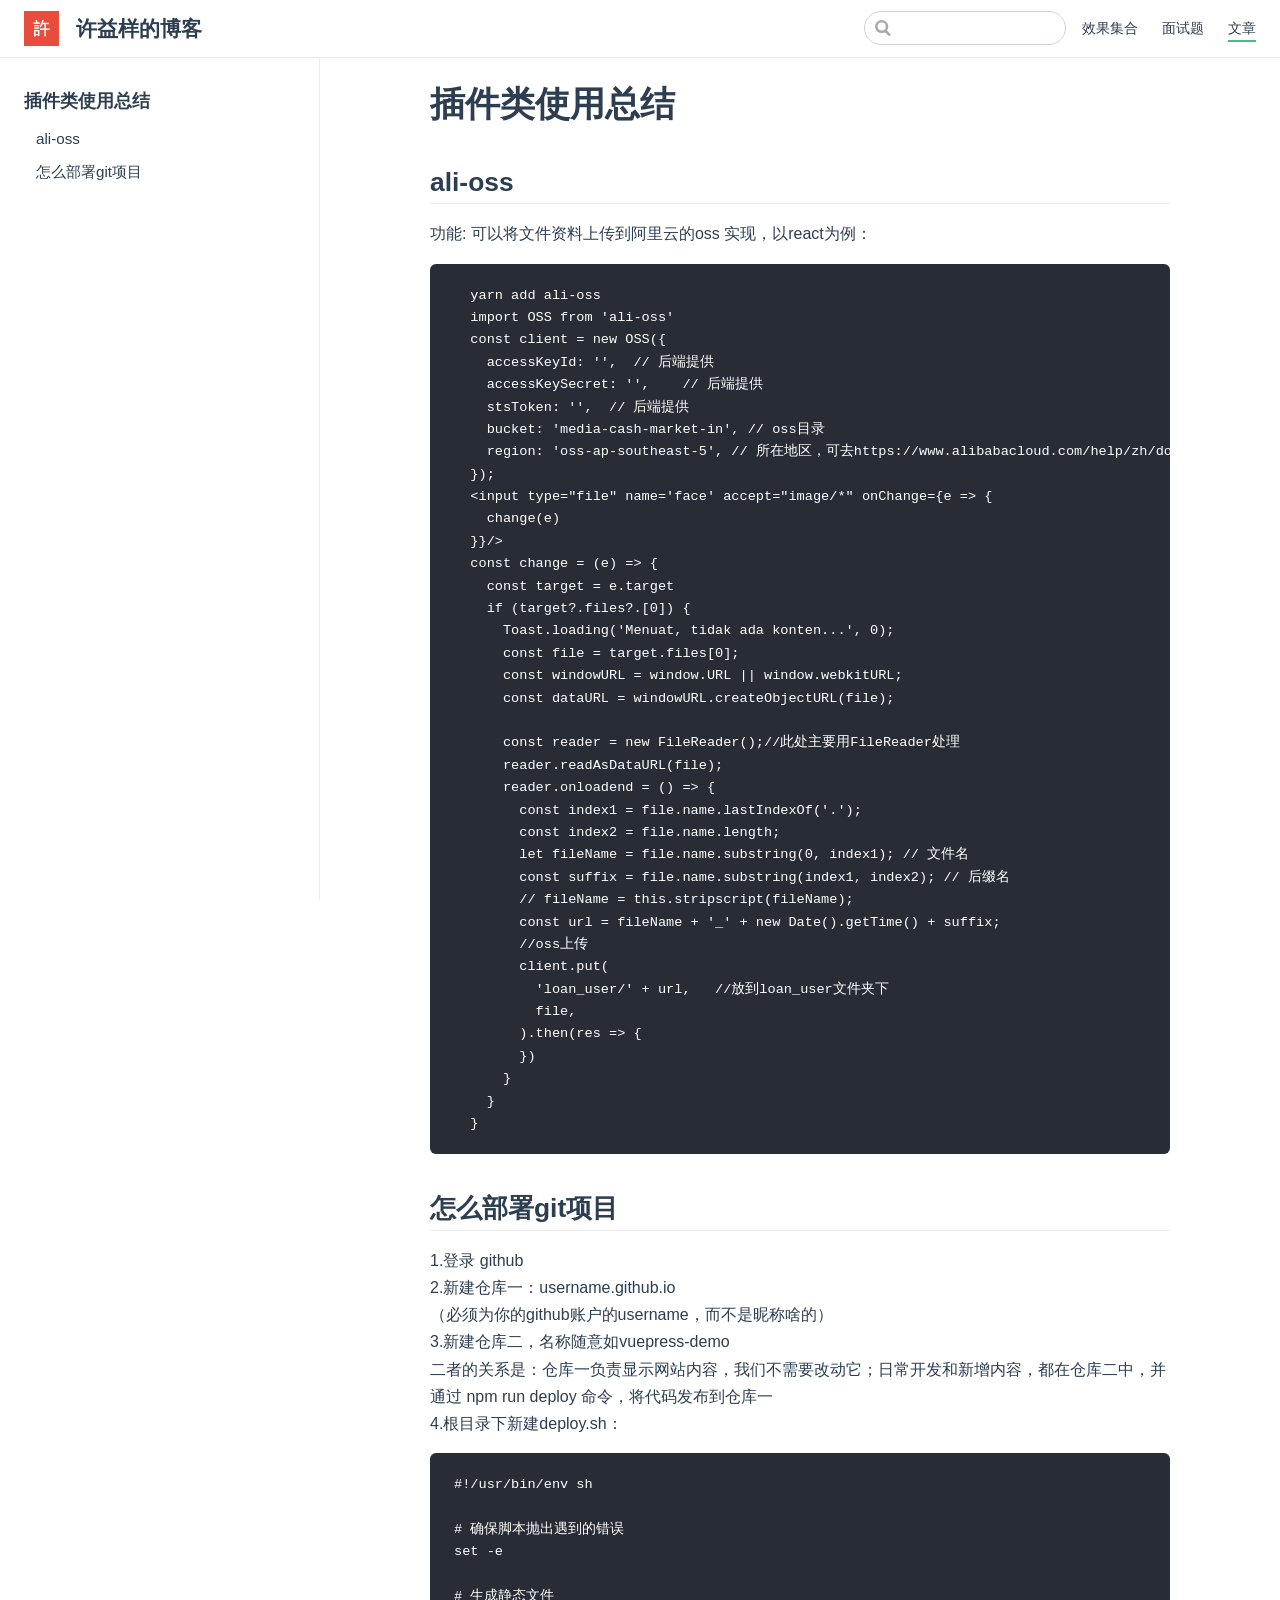
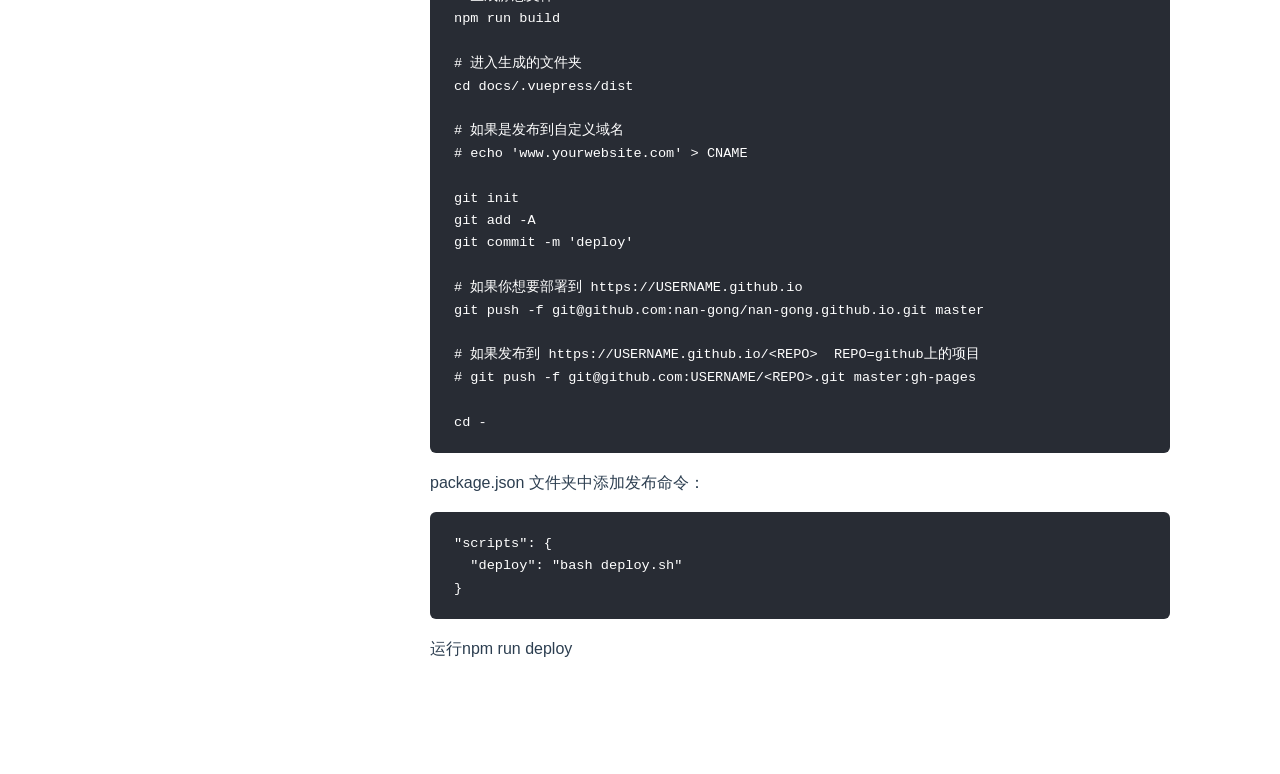
<file: article/index.html>
<!DOCTYPE html>
<html lang="en-US">
  <head>
    <meta charset="utf-8">
    <meta name="viewport" content="width=device-width,initial-scale=1">
    <title>插件类使用总结 | 许益样的博客</title>
    <meta name="generator" content="VuePress 1.9.7">
    <link rel="icon" href="/avatar.png">
    <meta name="description" content="">
    
    <link rel="preload" href="/assets/css/0.styles.7b36eabc.css" as="style"><link rel="preload" href="/assets/js/app.a5311784.js" as="script"><link rel="preload" href="/assets/js/2.eeb24f79.js" as="script"><link rel="preload" href="/assets/js/9.31398815.js" as="script"><link rel="prefetch" href="/assets/js/10.84a9d02b.js"><link rel="prefetch" href="/assets/js/3.2df4945c.js"><link rel="prefetch" href="/assets/js/4.c0902792.js"><link rel="prefetch" href="/assets/js/5.76768e5c.js"><link rel="prefetch" href="/assets/js/6.eb5c28ea.js"><link rel="prefetch" href="/assets/js/7.be2e5691.js"><link rel="prefetch" href="/assets/js/8.b96d1d35.js">
    <link rel="stylesheet" href="/assets/css/0.styles.7b36eabc.css">
  </head>
  <body>
    <div id="app" data-server-rendered="true"><div class="theme-container"><header class="navbar"><div class="sidebar-button"><svg xmlns="http://www.w3.org/2000/svg" aria-hidden="true" role="img" viewBox="0 0 448 512" class="icon"><path fill="currentColor" d="M436 124H12c-6.627 0-12-5.373-12-12V80c0-6.627 5.373-12 12-12h424c6.627 0 12 5.373 12 12v32c0 6.627-5.373 12-12 12zm0 160H12c-6.627 0-12-5.373-12-12v-32c0-6.627 5.373-12 12-12h424c6.627 0 12 5.373 12 12v32c0 6.627-5.373 12-12 12zm0 160H12c-6.627 0-12-5.373-12-12v-32c0-6.627 5.373-12 12-12h424c6.627 0 12 5.373 12 12v32c0 6.627-5.373 12-12 12z"></path></svg></div> <a href="/" class="home-link router-link-active"><img src="/avatar.png" alt="许益样的博客" class="logo"> <span class="site-name can-hide">许益样的博客</span></a> <div class="links"><div class="search-box"><input aria-label="Search" autocomplete="off" spellcheck="false" value=""> <!----></div> <nav class="nav-links can-hide"><div class="nav-item"><a href="/" class="nav-link">
  效果集合
</a></div><div class="nav-item"><a href="/web-interview/" class="nav-link">
  面试题
</a></div><div class="nav-item"><a href="/article/" aria-current="page" class="nav-link router-link-exact-active router-link-active">
  文章
</a></div> <!----></nav></div></header> <div class="sidebar-mask"></div> <aside class="sidebar"><nav class="nav-links"><div class="nav-item"><a href="/" class="nav-link">
  效果集合
</a></div><div class="nav-item"><a href="/web-interview/" class="nav-link">
  面试题
</a></div><div class="nav-item"><a href="/article/" aria-current="page" class="nav-link router-link-exact-active router-link-active">
  文章
</a></div> <!----></nav>  <ul class="sidebar-links"><li><section class="sidebar-group depth-0"><p class="sidebar-heading open"><span>插件类使用总结</span> <!----></p> <ul class="sidebar-links sidebar-group-items"><li><a href="/article/#ali-oss" class="sidebar-link">ali-oss</a><ul class="sidebar-sub-headers"></ul></li><li><a href="/article/#怎么部署git项目" class="sidebar-link">怎么部署git项目</a><ul class="sidebar-sub-headers"></ul></li></ul></section></li></ul> </aside> <main class="page"> <div class="theme-default-content content__default"><h1 id="插件类使用总结"><a href="#插件类使用总结" class="header-anchor">#</a> 插件类使用总结</h1> <h2 id="ali-oss"><a href="#ali-oss" class="header-anchor">#</a> ali-oss</h2> <p>功能: 可以将文件资料上传到阿里云的oss
实现，以react为例：</p> <div class="language- extra-class"><pre class="language-text"><code>  yarn add ali-oss
  import OSS from 'ali-oss'
  const client = new OSS({   
    accessKeyId: '',  // 后端提供
    accessKeySecret: '',    // 后端提供 
    stsToken: '',  // 后端提供
    bucket: 'media-cash-market-in', // oss目录
    region: 'oss-ap-southeast-5', // 所在地区，可去https://www.alibabacloud.com/help/zh/doc-detail/31837.html查询
  });
  &lt;input type=&quot;file&quot; name='face' accept=&quot;image/*&quot; onChange={e =&gt; {
    change(e)
  }}/&gt;
  const change = (e) =&gt; {
    const target = e.target
    if (target?.files?.[0]) {
      Toast.loading('Menuat, tidak ada konten...', 0);
      const file = target.files[0];
      const windowURL = window.URL || window.webkitURL;
      const dataURL = windowURL.createObjectURL(file);
      
      const reader = new FileReader();//此处主要用FileReader处理         
      reader.readAsDataURL(file);               
      reader.onloadend = () =&gt; {  
        const index1 = file.name.lastIndexOf('.');
        const index2 = file.name.length;
        let fileName = file.name.substring(0, index1); // 文件名
        const suffix = file.name.substring(index1, index2); // 后缀名
        // fileName = this.stripscript(fileName);
        const url = fileName + '_' + new Date().getTime() + suffix; 
        //oss上传
        client.put(
          'loan_user/' + url,   //放到loan_user文件夹下                  
          file,
        ).then(res =&gt; {
        })
      }
    }
  }
</code></pre></div><h2 id="怎么部署git项目"><a href="#怎么部署git项目" class="header-anchor">#</a> 怎么部署git项目</h2> <p>1.登录 github<br>
2.新建仓库一：username.github.io<br>
（必须为你的github账户的username，而不是昵称啥的）<br>
3.新建仓库二，名称随意如vuepress-demo<br>
二者的关系是：仓库一负责显示网站内容，我们不需要改动它；日常开发和新增内容，都在仓库二中，并通过 npm run deploy 命令，将代码发布到仓库一<br>
4.根目录下新建deploy.sh：</p> <div class="language- extra-class"><pre class="language-text"><code>#!/usr/bin/env sh

# 确保脚本抛出遇到的错误
set -e

# 生成静态文件
npm run build

# 进入生成的文件夹
cd docs/.vuepress/dist

# 如果是发布到自定义域名
# echo 'www.yourwebsite.com' &gt; CNAME

git init
git add -A
git commit -m 'deploy'

# 如果你想要部署到 https://USERNAME.github.io
git push -f git@github.com:nan-gong/nan-gong.github.io.git master

# 如果发布到 https://USERNAME.github.io/&lt;REPO&gt;  REPO=github上的项目
# git push -f git@github.com:USERNAME/&lt;REPO&gt;.git master:gh-pages

cd -
</code></pre></div><p>package.json 文件夹中添加发布命令：</p> <div class="language- extra-class"><pre class="language-text"><code>&quot;scripts&quot;: {
  &quot;deploy&quot;: &quot;bash deploy.sh&quot;
}
</code></pre></div><p>运行npm run deploy</p></div> <footer class="page-edit"><!----> <!----></footer> <!----> </main></div><div class="global-ui"></div></div>
    <script src="/assets/js/app.a5311784.js" defer></script><script src="/assets/js/2.eeb24f79.js" defer></script><script src="/assets/js/9.31398815.js" defer></script>
  </body>
</html>
</file>
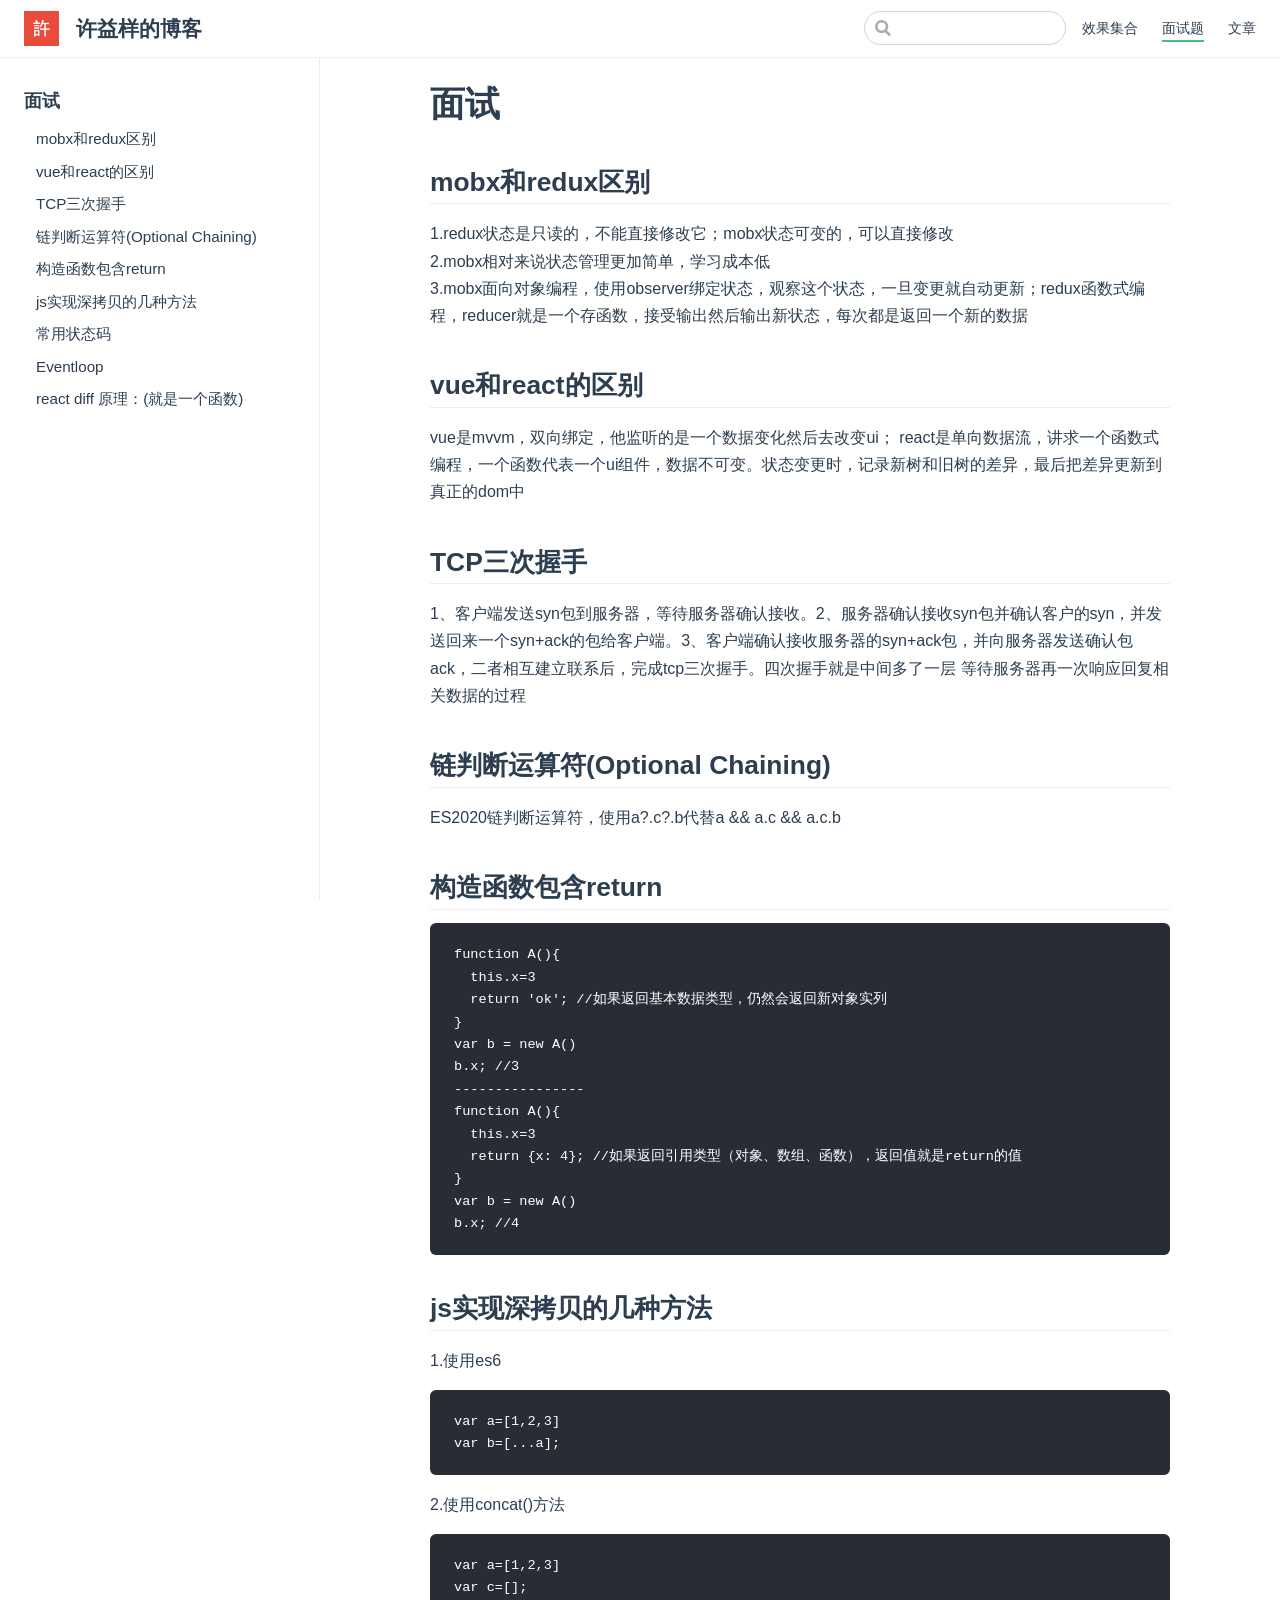
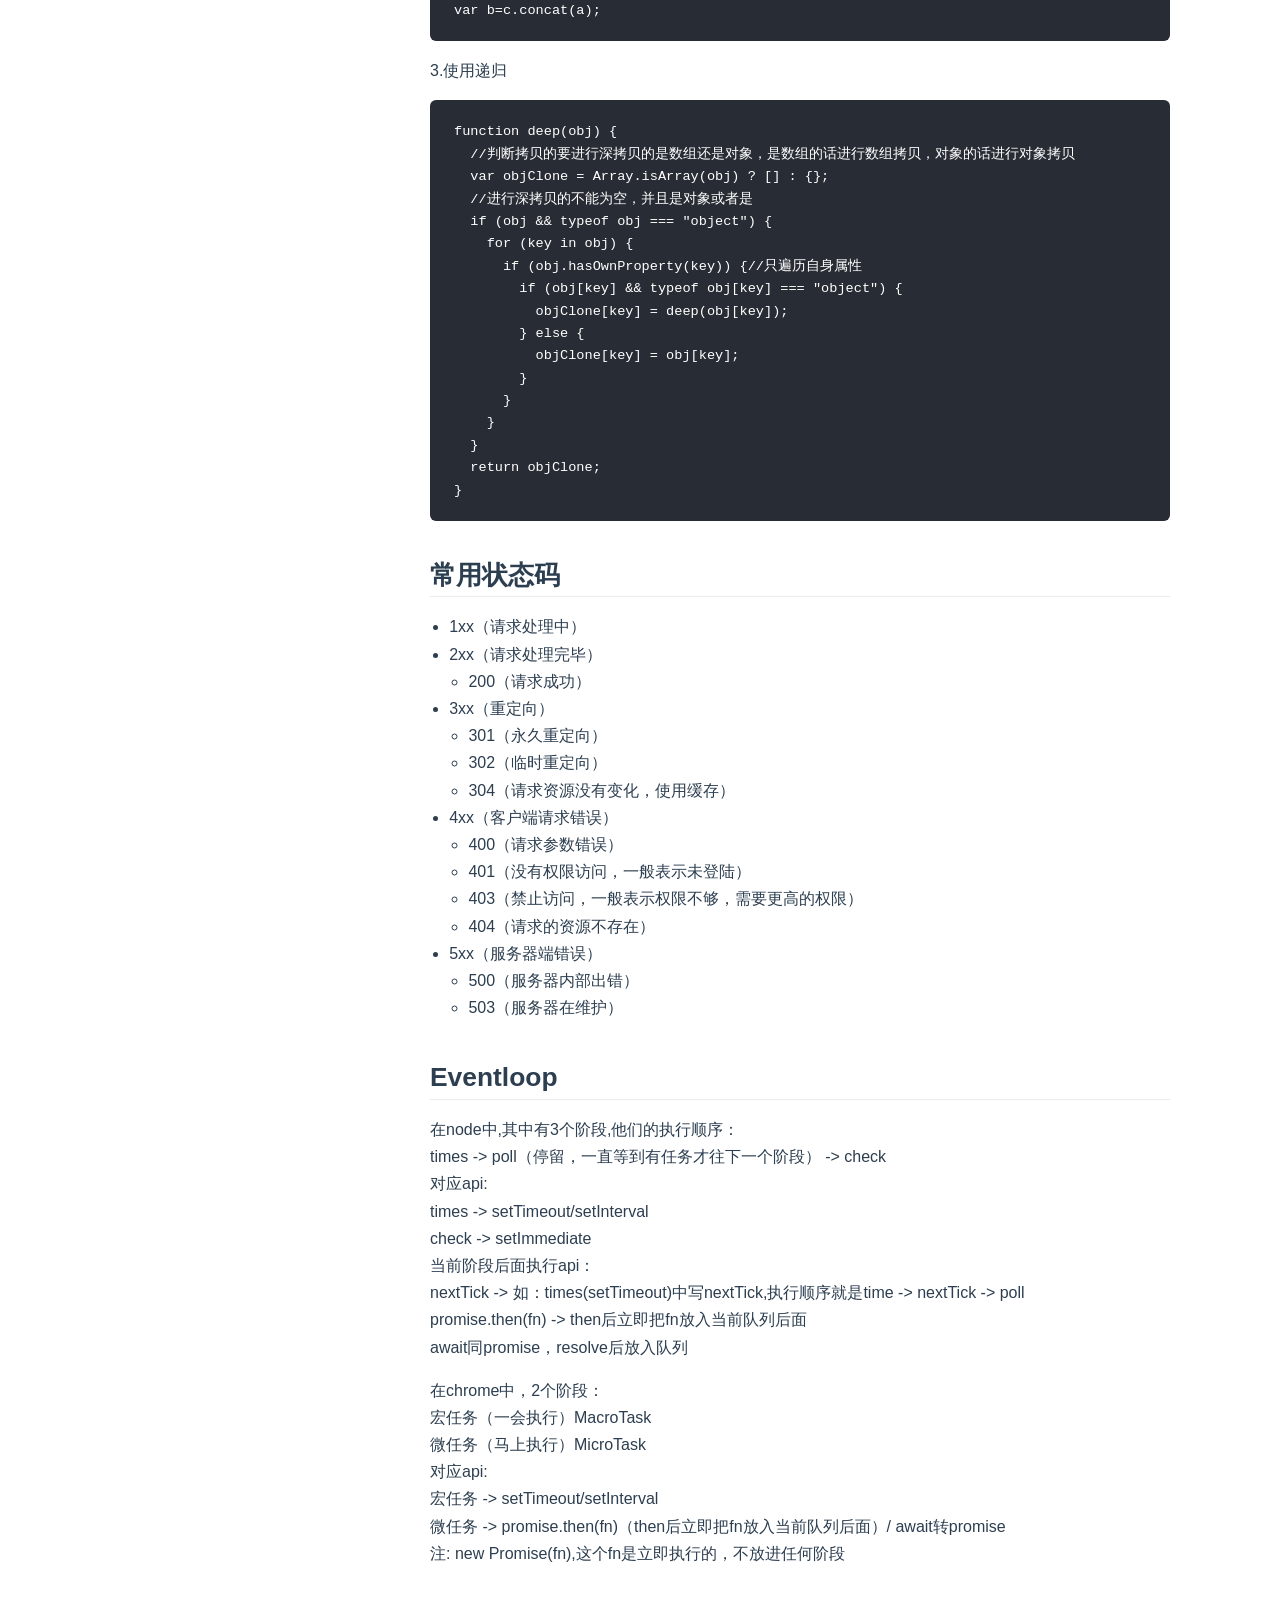
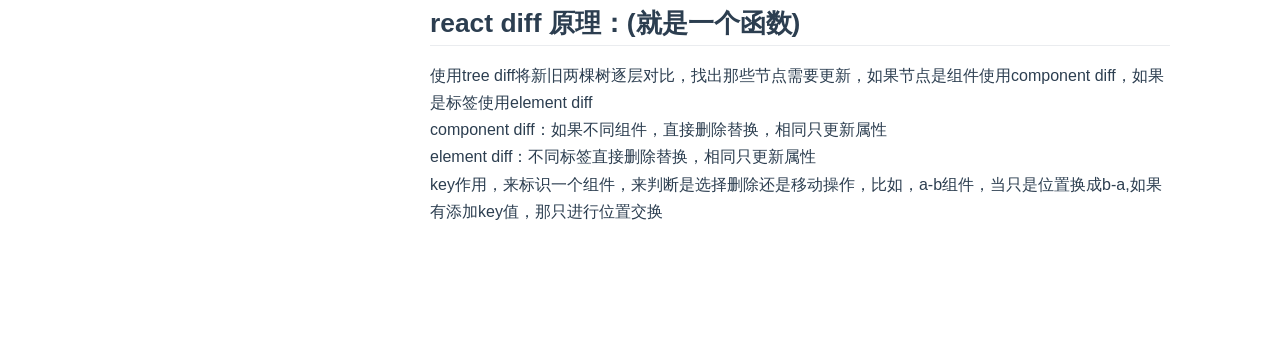
<file: web-interview/index.html>
<!DOCTYPE html>
<html lang="en-US">
  <head>
    <meta charset="utf-8">
    <meta name="viewport" content="width=device-width,initial-scale=1">
    <title>面试 | 许益样的博客</title>
    <meta name="generator" content="VuePress 1.9.7">
    <link rel="icon" href="/avatar.png">
    <meta name="description" content="">
    
    <link rel="preload" href="/assets/css/0.styles.7b36eabc.css" as="style"><link rel="preload" href="/assets/js/app.a5311784.js" as="script"><link rel="preload" href="/assets/js/2.eeb24f79.js" as="script"><link rel="preload" href="/assets/js/10.84a9d02b.js" as="script"><link rel="prefetch" href="/assets/js/3.2df4945c.js"><link rel="prefetch" href="/assets/js/4.c0902792.js"><link rel="prefetch" href="/assets/js/5.76768e5c.js"><link rel="prefetch" href="/assets/js/6.eb5c28ea.js"><link rel="prefetch" href="/assets/js/7.be2e5691.js"><link rel="prefetch" href="/assets/js/8.b96d1d35.js"><link rel="prefetch" href="/assets/js/9.31398815.js">
    <link rel="stylesheet" href="/assets/css/0.styles.7b36eabc.css">
  </head>
  <body>
    <div id="app" data-server-rendered="true"><div class="theme-container"><header class="navbar"><div class="sidebar-button"><svg xmlns="http://www.w3.org/2000/svg" aria-hidden="true" role="img" viewBox="0 0 448 512" class="icon"><path fill="currentColor" d="M436 124H12c-6.627 0-12-5.373-12-12V80c0-6.627 5.373-12 12-12h424c6.627 0 12 5.373 12 12v32c0 6.627-5.373 12-12 12zm0 160H12c-6.627 0-12-5.373-12-12v-32c0-6.627 5.373-12 12-12h424c6.627 0 12 5.373 12 12v32c0 6.627-5.373 12-12 12zm0 160H12c-6.627 0-12-5.373-12-12v-32c0-6.627 5.373-12 12-12h424c6.627 0 12 5.373 12 12v32c0 6.627-5.373 12-12 12z"></path></svg></div> <a href="/" class="home-link router-link-active"><img src="/avatar.png" alt="许益样的博客" class="logo"> <span class="site-name can-hide">许益样的博客</span></a> <div class="links"><div class="search-box"><input aria-label="Search" autocomplete="off" spellcheck="false" value=""> <!----></div> <nav class="nav-links can-hide"><div class="nav-item"><a href="/" class="nav-link">
  效果集合
</a></div><div class="nav-item"><a href="/web-interview/" aria-current="page" class="nav-link router-link-exact-active router-link-active">
  面试题
</a></div><div class="nav-item"><a href="/article/" class="nav-link">
  文章
</a></div> <!----></nav></div></header> <div class="sidebar-mask"></div> <aside class="sidebar"><nav class="nav-links"><div class="nav-item"><a href="/" class="nav-link">
  效果集合
</a></div><div class="nav-item"><a href="/web-interview/" aria-current="page" class="nav-link router-link-exact-active router-link-active">
  面试题
</a></div><div class="nav-item"><a href="/article/" class="nav-link">
  文章
</a></div> <!----></nav>  <ul class="sidebar-links"><li><section class="sidebar-group depth-0"><p class="sidebar-heading open"><span>面试</span> <!----></p> <ul class="sidebar-links sidebar-group-items"><li><a href="/web-interview/#mobx和redux区别" class="sidebar-link">mobx和redux区别</a><ul class="sidebar-sub-headers"></ul></li><li><a href="/web-interview/#vue和react的区别" class="sidebar-link">vue和react的区别</a><ul class="sidebar-sub-headers"></ul></li><li><a href="/web-interview/#tcp三次握手" class="sidebar-link">TCP三次握手</a><ul class="sidebar-sub-headers"></ul></li><li><a href="/web-interview/#链判断运算符-optional-chaining" class="sidebar-link">链判断运算符(Optional Chaining)</a><ul class="sidebar-sub-headers"></ul></li><li><a href="/web-interview/#构造函数包含return" class="sidebar-link">构造函数包含return</a><ul class="sidebar-sub-headers"></ul></li><li><a href="/web-interview/#js实现深拷贝的几种方法" class="sidebar-link">js实现深拷贝的几种方法</a><ul class="sidebar-sub-headers"></ul></li><li><a href="/web-interview/#常用状态码" class="sidebar-link">常用状态码</a><ul class="sidebar-sub-headers"></ul></li><li><a href="/web-interview/#eventloop" class="sidebar-link">Eventloop</a><ul class="sidebar-sub-headers"></ul></li><li><a href="/web-interview/#react-diff-原理-就是一个函数" class="sidebar-link">react diff 原理：(就是一个函数)</a><ul class="sidebar-sub-headers"></ul></li></ul></section></li></ul> </aside> <main class="page"> <div class="theme-default-content content__default"><h1 id="面试"><a href="#面试" class="header-anchor">#</a> 面试</h1> <h2 id="mobx和redux区别"><a href="#mobx和redux区别" class="header-anchor">#</a> mobx和redux区别</h2> <p>1.redux状态是只读的，不能直接修改它；mobx状态可变的，可以直接修改<br>
2.mobx相对来说状态管理更加简单，学习成本低<br>
3.mobx面向对象编程，使用observer绑定状态，观察这个状态，一旦变更就自动更新；redux函数式编程，reducer就是一个存函数，接受输出然后输出新状态，每次都是返回一个新的数据</p> <h2 id="vue和react的区别"><a href="#vue和react的区别" class="header-anchor">#</a> vue和react的区别</h2> <p>vue是mvvm，双向绑定，他监听的是一个数据变化然后去改变ui；
react是单向数据流，讲求一个函数式编程，一个函数代表一个ui组件，数据不可变。状态变更时，记录新树和旧树的差异，最后把差异更新到真正的dom中</p> <h2 id="tcp三次握手"><a href="#tcp三次握手" class="header-anchor">#</a> TCP三次握手</h2> <p>1、客户端发送syn包到服务器，等待服务器确认接收。2、服务器确认接收syn包并确认客户的syn，并发送回来一个syn+ack的包给客户端。3、客户端确认接收服务器的syn+ack包，并向服务器发送确认包ack，二者相互建立联系后，完成tcp三次握手。四次握手就是中间多了一层 等待服务器再一次响应回复相关数据的过程</p> <h2 id="链判断运算符-optional-chaining"><a href="#链判断运算符-optional-chaining" class="header-anchor">#</a> 链判断运算符(Optional Chaining)</h2> <p>ES2020链判断运算符，使用a?.c?.b代替a &amp;&amp; a.c &amp;&amp; a.c.b</p> <h2 id="构造函数包含return"><a href="#构造函数包含return" class="header-anchor">#</a> 构造函数包含return</h2> <div class="language- extra-class"><pre class="language-text"><code>function A(){
  this.x=3
  return 'ok'; //如果返回基本数据类型，仍然会返回新对象实列
}
var b = new A()
b.x; //3
----------------
function A(){
  this.x=3
  return {x: 4}; //如果返回引用类型（对象、数组、函数），返回值就是return的值
}
var b = new A()
b.x; //4
</code></pre></div><h2 id="js实现深拷贝的几种方法"><a href="#js实现深拷贝的几种方法" class="header-anchor">#</a> js实现深拷贝的几种方法</h2> <p>1.使用es6</p> <div class="language- extra-class"><pre class="language-text"><code>var a=[1,2,3]
var b=[...a];
</code></pre></div><p>2.使用concat()方法</p> <div class="language- extra-class"><pre class="language-text"><code>var a=[1,2,3]
var c=[];
var b=c.concat(a);
</code></pre></div><p>3.使用递归</p> <div class="language- extra-class"><pre class="language-text"><code>function deep(obj) {
  //判断拷贝的要进行深拷贝的是数组还是对象，是数组的话进行数组拷贝，对象的话进行对象拷贝
  var objClone = Array.isArray(obj) ? [] : {};
  //进行深拷贝的不能为空，并且是对象或者是
  if (obj &amp;&amp; typeof obj === &quot;object&quot;) {
    for (key in obj) {
      if (obj.hasOwnProperty(key)) {//只遍历自身属性
        if (obj[key] &amp;&amp; typeof obj[key] === &quot;object&quot;) {
          objClone[key] = deep(obj[key]);
        } else {
          objClone[key] = obj[key];
        }
      }
    }
  }
  return objClone;
}
</code></pre></div> <h2 id="常用状态码"><a href="#常用状态码" class="header-anchor">#</a> 常用状态码</h2> <ul><li>1xx（请求处理中）</li> <li>2xx（请求处理完毕）
<ul><li>200（请求成功）</li></ul></li> <li>3xx（重定向）
<ul><li>301（永久重定向）</li> <li>302（临时重定向）</li> <li>304（请求资源没有变化，使用缓存）</li></ul></li> <li>4xx（客户端请求错误）
<ul><li>400（请求参数错误）</li> <li>401（没有权限访问，一般表示未登陆）</li> <li>403（禁止访问，一般表示权限不够，需要更高的权限）</li> <li>404（请求的资源不存在）</li></ul></li> <li>5xx（服务器端错误）
<ul><li>500（服务器内部出错）</li> <li>503（服务器在维护）</li></ul></li></ul> <h2 id="eventloop"><a href="#eventloop" class="header-anchor">#</a> Eventloop</h2> <p>在node中,其中有3个阶段,他们的执行顺序：<br>
times -&gt; poll（停留，一直等到有任务才往下一个阶段） -&gt; check<br>
对应api:<br>
times -&gt; setTimeout/setInterval<br>
check -&gt; setImmediate<br>
当前阶段后面执行api：<br>
nextTick -&gt; 如：times(setTimeout)中写nextTick,执行顺序就是time -&gt; nextTick -&gt; poll<br>
promise.then(fn) -&gt; then后立即把fn放入当前队列后面<br>
await同promise，resolve后放入队列</p> <p>在chrome中，2个阶段：<br>
宏任务（一会执行）MacroTask<br>
微任务（马上执行）MicroTask<br>
对应api:<br>
宏任务 -&gt; setTimeout/setInterval<br>
微任务 -&gt; promise.then(fn)（then后立即把fn放入当前队列后面）/ await转promise<br>
注: new Promise(fn),这个fn是立即执行的，不放进任何阶段</p> <h2 id="react-diff-原理-就是一个函数"><a href="#react-diff-原理-就是一个函数" class="header-anchor">#</a> react diff 原理：(就是一个函数)</h2> <p>使用tree diff将新旧两棵树逐层对比，找出那些节点需要更新，如果节点是组件使用component diff，如果是标签使用element diff<br>
component diff：如果不同组件，直接删除替换，相同只更新属性<br>
element diff：不同标签直接删除替换，相同只更新属性<br>
key作用，来标识一个组件，来判断是选择删除还是移动操作，比如，a-b组件，当只是位置换成b-a,如果有添加key值，那只进行位置交换</p></div> <footer class="page-edit"><!----> <!----></footer> <!----> </main></div><div class="global-ui"></div></div>
    <script src="/assets/js/app.a5311784.js" defer></script><script src="/assets/js/2.eeb24f79.js" defer></script><script src="/assets/js/10.84a9d02b.js" defer></script>
  </body>
</html>
</file>
<file: assets/css/0.styles.7b36eabc.css>
code[class*=language-],pre[class*=language-]{color:#ccc;background:none;font-family:Consolas,Monaco,Andale Mono,Ubuntu Mono,monospace;font-size:1em;text-align:left;white-space:pre;word-spacing:normal;word-break:normal;word-wrap:normal;line-height:1.5;-moz-tab-size:4;-o-tab-size:4;tab-size:4;-webkit-hyphens:none;hyphens:none}pre[class*=language-]{padding:1em;margin:.5em 0;overflow:auto}:not(pre)>code[class*=language-],pre[class*=language-]{background:#2d2d2d}:not(pre)>code[class*=language-]{padding:.1em;border-radius:.3em;white-space:normal}.token.block-comment,.token.cdata,.token.comment,.token.doctype,.token.prolog{color:#999}.token.punctuation{color:#ccc}.token.attr-name,.token.deleted,.token.namespace,.token.tag{color:#e2777a}.token.function-name{color:#6196cc}.token.boolean,.token.function,.token.number{color:#f08d49}.token.class-name,.token.constant,.token.property,.token.symbol{color:#f8c555}.token.atrule,.token.builtin,.token.important,.token.keyword,.token.selector{color:#cc99cd}.token.attr-value,.token.char,.token.regex,.token.string,.token.variable{color:#7ec699}.token.entity,.token.operator,.token.url{color:#67cdcc}.token.bold,.token.important{font-weight:700}.token.italic{font-style:italic}.token.entity{cursor:help}.token.inserted{color:green}.theme-default-content code{color:#476582;padding:.25rem .5rem;margin:0;font-size:.85em;background-color:rgba(27,31,35,.05);border-radius:3px}.theme-default-content code .token.deleted{color:#ec5975}.theme-default-content code .token.inserted{color:#3eaf7c}.theme-default-content pre,.theme-default-content pre[class*=language-]{line-height:1.4;padding:1.25rem 1.5rem;margin:.85rem 0;background-color:#282c34;border-radius:6px;overflow:auto}.theme-default-content pre[class*=language-] code,.theme-default-content pre code{color:#fff;padding:0;background-color:transparent;border-radius:0}div[class*=language-]{position:relative;background-color:#282c34;border-radius:6px}div[class*=language-] .highlight-lines{-webkit-user-select:none;user-select:none;padding-top:1.3rem;position:absolute;top:0;left:0;width:100%;line-height:1.4}div[class*=language-] .highlight-lines .highlighted{background-color:rgba(0,0,0,.66)}div[class*=language-] pre,div[class*=language-] pre[class*=language-]{background:transparent;position:relative;z-index:1}div[class*=language-]:before{position:absolute;z-index:3;top:.8em;right:1em;font-size:.75rem;color:hsla(0,0%,100%,.4)}div[class*=language-]:not(.line-numbers-mode) .line-numbers-wrapper{display:none}div[class*=language-].line-numbers-mode .highlight-lines .highlighted{position:relative}div[class*=language-].line-numbers-mode .highlight-lines .highlighted:before{content:" ";position:absolute;z-index:3;left:0;top:0;display:block;width:3.5rem;height:100%;background-color:rgba(0,0,0,.66)}div[class*=language-].line-numbers-mode pre{padding-left:4.5rem;vertical-align:middle}div[class*=language-].line-numbers-mode .line-numbers-wrapper{position:absolute;top:0;width:3.5rem;text-align:center;color:hsla(0,0%,100%,.3);padding:1.25rem 0;line-height:1.4}div[class*=language-].line-numbers-mode .line-numbers-wrapper br{-webkit-user-select:none;user-select:none}div[class*=language-].line-numbers-mode .line-numbers-wrapper .line-number{position:relative;z-index:4;-webkit-user-select:none;user-select:none;font-size:.85em}div[class*=language-].line-numbers-mode:after{content:"";position:absolute;z-index:2;top:0;left:0;width:3.5rem;height:100%;border-radius:6px 0 0 6px;border-right:1px solid rgba(0,0,0,.66);background-color:#282c34}div[class~=language-js]:before{content:"js"}div[class~=language-ts]:before{content:"ts"}div[class~=language-html]:before{content:"html"}div[class~=language-md]:before{content:"md"}div[class~=language-vue]:before{content:"vue"}div[class~=language-css]:before{content:"css"}div[class~=language-sass]:before{content:"sass"}div[class~=language-scss]:before{content:"scss"}div[class~=language-less]:before{content:"less"}div[class~=language-stylus]:before{content:"stylus"}div[class~=language-go]:before{content:"go"}div[class~=language-java]:before{content:"java"}div[class~=language-c]:before{content:"c"}div[class~=language-sh]:before{content:"sh"}div[class~=language-yaml]:before{content:"yaml"}div[class~=language-py]:before{content:"py"}div[class~=language-docker]:before{content:"docker"}div[class~=language-dockerfile]:before{content:"dockerfile"}div[class~=language-makefile]:before{content:"makefile"}div[class~=language-javascript]:before{content:"js"}div[class~=language-typescript]:before{content:"ts"}div[class~=language-markup]:before{content:"html"}div[class~=language-markdown]:before{content:"md"}div[class~=language-json]:before{content:"json"}div[class~=language-ruby]:before{content:"rb"}div[class~=language-python]:before{content:"py"}div[class~=language-bash]:before{content:"sh"}div[class~=language-php]:before{content:"php"}.custom-block .custom-block-title{font-weight:600;margin-bottom:-.4rem}.custom-block.danger,.custom-block.tip,.custom-block.warning{padding:.1rem 1.5rem;border-left-width:.5rem;border-left-style:solid;margin:1rem 0}.custom-block.tip{background-color:#f3f5f7;border-color:#42b983}.custom-block.warning{background-color:rgba(255,229,100,.3);border-color:#e7c000;color:#6b5900}.custom-block.warning .custom-block-title{color:#b29400}.custom-block.warning a{color:#2c3e50}.custom-block.danger{background-color:#ffe6e6;border-color:#c00;color:#4d0000}.custom-block.danger .custom-block-title{color:#900}.custom-block.danger a{color:#2c3e50}.custom-block.details{display:block;position:relative;border-radius:2px;margin:1.6em 0;padding:1.6em;background-color:#eee}.custom-block.details h4{margin-top:0}.custom-block.details figure:last-child,.custom-block.details p:last-child{margin-bottom:0;padding-bottom:0}.custom-block.details summary{outline:none;cursor:pointer}.arrow{display:inline-block;width:0;height:0}.arrow.up{border-bottom:6px solid #ccc}.arrow.down,.arrow.up{border-left:4px solid transparent;border-right:4px solid transparent}.arrow.down{border-top:6px solid #ccc}.arrow.right{border-left:6px solid #ccc}.arrow.left,.arrow.right{border-top:4px solid transparent;border-bottom:4px solid transparent}.arrow.left{border-right:6px solid #ccc}.theme-default-content:not(.custom){max-width:740px;margin:0 auto;padding:2rem 2.5rem}@media (max-width:959px){.theme-default-content:not(.custom){padding:2rem}}@media (max-width:419px){.theme-default-content:not(.custom){padding:1.5rem}}.table-of-contents .badge{vertical-align:middle}body,html{padding:0;margin:0;background-color:#fff}body{font-family:-apple-system,BlinkMacSystemFont,Segoe UI,Roboto,Oxygen,Ubuntu,Cantarell,Fira Sans,Droid Sans,Helvetica Neue,sans-serif;-webkit-font-smoothing:antialiased;-moz-osx-font-smoothing:grayscale;font-size:16px;color:#2c3e50}.page{padding-left:20rem}.navbar{z-index:20;right:0;height:3.6rem;background-color:#fff;box-sizing:border-box;border-bottom:1px solid #eaecef}.navbar,.sidebar-mask{position:fixed;top:0;left:0}.sidebar-mask{z-index:9;width:100vw;height:100vh;display:none}.sidebar{font-size:16px;background-color:#fff;width:20rem;position:fixed;z-index:10;margin:0;top:3.6rem;left:0;bottom:0;box-sizing:border-box;border-right:1px solid #eaecef;overflow-y:auto}.theme-default-content:not(.custom)>:first-child{margin-top:3.6rem}.theme-default-content:not(.custom) a:hover{text-decoration:underline}.theme-default-content:not(.custom) p.demo{padding:1rem 1.5rem;border:1px solid #ddd;border-radius:4px}.theme-default-content:not(.custom) img{max-width:100%}.theme-default-content.custom{padding:0;margin:0}.theme-default-content.custom img{max-width:100%}a{font-weight:500;text-decoration:none}a,p a code{color:#3eaf7c}p a code{font-weight:400}kbd{background:#eee;border:.15rem solid #ddd;border-bottom:.25rem solid #ddd;border-radius:.15rem;padding:0 .15em}blockquote{font-size:1rem;color:#999;border-left:.2rem solid #dfe2e5;margin:1rem 0;padding:.25rem 0 .25rem 1rem}blockquote>p{margin:0}ol,ul{padding-left:1.2em}strong{font-weight:600}h1,h2,h3,h4,h5,h6{font-weight:600;line-height:1.25}.theme-default-content:not(.custom)>h1,.theme-default-content:not(.custom)>h2,.theme-default-content:not(.custom)>h3,.theme-default-content:not(.custom)>h4,.theme-default-content:not(.custom)>h5,.theme-default-content:not(.custom)>h6{margin-top:-3.1rem;padding-top:4.6rem;margin-bottom:0}.theme-default-content:not(.custom)>h1:first-child,.theme-default-content:not(.custom)>h2:first-child,.theme-default-content:not(.custom)>h3:first-child,.theme-default-content:not(.custom)>h4:first-child,.theme-default-content:not(.custom)>h5:first-child,.theme-default-content:not(.custom)>h6:first-child{margin-top:-1.5rem;margin-bottom:1rem}.theme-default-content:not(.custom)>h1:first-child+.custom-block,.theme-default-content:not(.custom)>h1:first-child+p,.theme-default-content:not(.custom)>h1:first-child+pre,.theme-default-content:not(.custom)>h2:first-child+.custom-block,.theme-default-content:not(.custom)>h2:first-child+p,.theme-default-content:not(.custom)>h2:first-child+pre,.theme-default-content:not(.custom)>h3:first-child+.custom-block,.theme-default-content:not(.custom)>h3:first-child+p,.theme-default-content:not(.custom)>h3:first-child+pre,.theme-default-content:not(.custom)>h4:first-child+.custom-block,.theme-default-content:not(.custom)>h4:first-child+p,.theme-default-content:not(.custom)>h4:first-child+pre,.theme-default-content:not(.custom)>h5:first-child+.custom-block,.theme-default-content:not(.custom)>h5:first-child+p,.theme-default-content:not(.custom)>h5:first-child+pre,.theme-default-content:not(.custom)>h6:first-child+.custom-block,.theme-default-content:not(.custom)>h6:first-child+p,.theme-default-content:not(.custom)>h6:first-child+pre{margin-top:2rem}h1:focus .header-anchor,h1:hover .header-anchor,h2:focus .header-anchor,h2:hover .header-anchor,h3:focus .header-anchor,h3:hover .header-anchor,h4:focus .header-anchor,h4:hover .header-anchor,h5:focus .header-anchor,h5:hover .header-anchor,h6:focus .header-anchor,h6:hover .header-anchor{opacity:1}h1{font-size:2.2rem}h2{font-size:1.65rem;padding-bottom:.3rem;border-bottom:1px solid #eaecef}h3{font-size:1.35rem}a.header-anchor{font-size:.85em;float:left;margin-left:-.87em;padding-right:.23em;margin-top:.125em;opacity:0}a.header-anchor:focus,a.header-anchor:hover{text-decoration:none}.line-number,code,kbd{font-family:source-code-pro,Menlo,Monaco,Consolas,Courier New,monospace}ol,p,ul{line-height:1.7}hr{border:0;border-top:1px solid #eaecef}table{border-collapse:collapse;margin:1rem 0;display:block;overflow-x:auto}tr{border-top:1px solid #dfe2e5}tr:nth-child(2n){background-color:#f6f8fa}td,th{border:1px solid #dfe2e5;padding:.6em 1em}.theme-container.sidebar-open .sidebar-mask{display:block}.theme-container.no-navbar .theme-default-content:not(.custom)>h1,.theme-container.no-navbar h2,.theme-container.no-navbar h3,.theme-container.no-navbar h4,.theme-container.no-navbar h5,.theme-container.no-navbar h6{margin-top:1.5rem;padding-top:0}.theme-container.no-navbar .sidebar{top:0}@media (min-width:720px){.theme-container.no-sidebar .sidebar{display:none}.theme-container.no-sidebar .page{padding-left:0}}@media (max-width:959px){.sidebar{font-size:15px;width:16.4rem}.page{padding-left:16.4rem}}@media (max-width:719px){.sidebar{top:0;padding-top:3.6rem;transform:translateX(-100%);transition:transform .2s ease}.page{padding-left:0}.theme-container.sidebar-open .sidebar{transform:translateX(0)}.theme-container.no-navbar .sidebar{padding-top:0}}@media (max-width:419px){h1{font-size:1.9rem}.theme-default-content div[class*=language-]{margin:.85rem -1.5rem;border-radius:0}}#nprogress{pointer-events:none}#nprogress .bar{background:#3eaf7c;position:fixed;z-index:1031;top:0;left:0;width:100%;height:2px}#nprogress .peg{display:block;position:absolute;right:0;width:100px;height:100%;box-shadow:0 0 10px #3eaf7c,0 0 5px #3eaf7c;opacity:1;transform:rotate(3deg) translateY(-4px)}#nprogress .spinner{display:block;position:fixed;z-index:1031;top:15px;right:15px}#nprogress .spinner-icon{width:18px;height:18px;box-sizing:border-box;border-color:#3eaf7c transparent transparent #3eaf7c;border-style:solid;border-width:2px;border-radius:50%;animation:nprogress-spinner .4s linear infinite}.nprogress-custom-parent{overflow:hidden;position:relative}.nprogress-custom-parent #nprogress .bar,.nprogress-custom-parent #nprogress .spinner{position:absolute}@keyframes nprogress-spinner{0%{transform:rotate(0deg)}to{transform:rotate(1turn)}}.icon.outbound{color:#aaa;display:inline-block;vertical-align:middle;position:relative;top:-1px}.sr-only{position:absolute;width:1px;height:1px;padding:0;margin:-1px;overflow:hidden;clip:rect(0,0,0,0);white-space:nowrap;border-width:0}.home{padding:3.6rem 2rem 0;max-width:960px;margin:0 auto;display:block}.home .hero{text-align:center}.home .hero img{max-width:100%;max-height:280px;display:block;margin:3rem auto 1.5rem}.home .hero h1{font-size:3rem}.home .hero .action,.home .hero .description,.home .hero h1{margin:1.8rem auto}.home .hero .description{max-width:35rem;font-size:1.6rem;line-height:1.3;color:#6a8bad}.home .hero .action-button{display:inline-block;font-size:1.2rem;color:#fff;background-color:#3eaf7c;padding:.8rem 1.6rem;border-radius:4px;transition:background-color .1s ease;box-sizing:border-box;border-bottom:1px solid #389d70}.home .hero .action-button:hover{background-color:#4abf8a}.home .features{border-top:1px solid #eaecef;padding:1.2rem 0;margin-top:2.5rem;display:flex;flex-wrap:wrap;align-items:flex-start;align-content:stretch;justify-content:space-between}.home .feature{flex-grow:1;flex-basis:30%;max-width:30%}.home .feature h2{font-size:1.4rem;font-weight:500;border-bottom:none;padding-bottom:0;color:#3a5169}.home .feature p{color:#4e6e8e}.home .footer{padding:2.5rem;border-top:1px solid #eaecef;text-align:center;color:#4e6e8e}@media (max-width:719px){.home .features{flex-direction:column}.home .feature{max-width:100%;padding:0 2.5rem}}@media (max-width:419px){.home{padding-left:1.5rem;padding-right:1.5rem}.home .hero img{max-height:210px;margin:2rem auto 1.2rem}.home .hero h1{font-size:2rem}.home .hero .action,.home .hero .description,.home .hero h1{margin:1.2rem auto}.home .hero .description{font-size:1.2rem}.home .hero .action-button{font-size:1rem;padding:.6rem 1.2rem}.home .feature h2{font-size:1.25rem}}.search-box{display:inline-block;position:relative;margin-right:1rem}.search-box input{cursor:text;width:10rem;height:2rem;color:#4e6e8e;display:inline-block;border:1px solid #cfd4db;border-radius:2rem;font-size:.9rem;line-height:2rem;padding:0 .5rem 0 2rem;outline:none;transition:all .2s ease;background:#fff url(/assets/img/search.83621669.svg) .6rem .5rem no-repeat;background-size:1rem}.search-box input:focus{cursor:auto;border-color:#3eaf7c}.search-box .suggestions{background:#fff;width:20rem;position:absolute;top:2rem;border:1px solid #cfd4db;border-radius:6px;padding:.4rem;list-style-type:none}.search-box .suggestions.align-right{right:0}.search-box .suggestion{line-height:1.4;padding:.4rem .6rem;border-radius:4px;cursor:pointer}.search-box .suggestion a{white-space:normal;color:#5d82a6}.search-box .suggestion a .page-title{font-weight:600}.search-box .suggestion a .header{font-size:.9em;margin-left:.25em}.search-box .suggestion.focused{background-color:#f3f4f5}.search-box .suggestion.focused a{color:#3eaf7c}@media (max-width:959px){.search-box input{cursor:pointer;width:0;border-color:transparent;position:relative}.search-box input:focus{cursor:text;left:0;width:10rem}}@media (-ms-high-contrast:none){.search-box input{height:2rem}}@media (max-width:959px) and (min-width:719px){.search-box .suggestions{left:0}}@media (max-width:719px){.search-box{margin-right:0}.search-box input{left:1rem}.search-box .suggestions{right:0}}@media (max-width:419px){.search-box .suggestions{width:calc(100vw - 4rem)}.search-box input:focus{width:8rem}}.sidebar-button{cursor:pointer;display:none;width:1.25rem;height:1.25rem;position:absolute;padding:.6rem;top:.6rem;left:1rem}.sidebar-button .icon{display:block;width:1.25rem;height:1.25rem}@media (max-width:719px){.sidebar-button{display:block}}.dropdown-enter,.dropdown-leave-to{height:0!important}.dropdown-wrapper{cursor:pointer}.dropdown-wrapper .dropdown-title,.dropdown-wrapper .mobile-dropdown-title{display:block;font-size:.9rem;font-family:inherit;cursor:inherit;padding:inherit;line-height:1.4rem;background:transparent;border:none;font-weight:500;color:#2c3e50}.dropdown-wrapper .dropdown-title:hover,.dropdown-wrapper .mobile-dropdown-title:hover{border-color:transparent}.dropdown-wrapper .dropdown-title .arrow,.dropdown-wrapper .mobile-dropdown-title .arrow{vertical-align:middle;margin-top:-1px;margin-left:.4rem}.dropdown-wrapper .mobile-dropdown-title{display:none;font-weight:600}.dropdown-wrapper .mobile-dropdown-title font-size inherit:hover{color:#3eaf7c}.dropdown-wrapper .nav-dropdown .dropdown-item{color:inherit;line-height:1.7rem}.dropdown-wrapper .nav-dropdown .dropdown-item h4{margin:.45rem 0 0;border-top:1px solid #eee;padding:1rem 1.5rem .45rem 1.25rem}.dropdown-wrapper .nav-dropdown .dropdown-item .dropdown-subitem-wrapper{padding:0;list-style:none}.dropdown-wrapper .nav-dropdown .dropdown-item .dropdown-subitem-wrapper .dropdown-subitem{font-size:.9em}.dropdown-wrapper .nav-dropdown .dropdown-item a{display:block;line-height:1.7rem;position:relative;border-bottom:none;font-weight:400;margin-bottom:0;padding:0 1.5rem 0 1.25rem}.dropdown-wrapper .nav-dropdown .dropdown-item a.router-link-active,.dropdown-wrapper .nav-dropdown .dropdown-item a:hover{color:#3eaf7c}.dropdown-wrapper .nav-dropdown .dropdown-item a.router-link-active:after{content:"";width:0;height:0;border-left:5px solid #3eaf7c;border-top:3px solid transparent;border-bottom:3px solid transparent;position:absolute;top:calc(50% - 2px);left:9px}.dropdown-wrapper .nav-dropdown .dropdown-item:first-child h4{margin-top:0;padding-top:0;border-top:0}@media (max-width:719px){.dropdown-wrapper.open .dropdown-title{margin-bottom:.5rem}.dropdown-wrapper .dropdown-title{display:none}.dropdown-wrapper .mobile-dropdown-title{display:block}.dropdown-wrapper .nav-dropdown{transition:height .1s ease-out;overflow:hidden}.dropdown-wrapper .nav-dropdown .dropdown-item h4{border-top:0;margin-top:0;padding-top:0}.dropdown-wrapper .nav-dropdown .dropdown-item>a,.dropdown-wrapper .nav-dropdown .dropdown-item h4{font-size:15px;line-height:2rem}.dropdown-wrapper .nav-dropdown .dropdown-item .dropdown-subitem{font-size:14px;padding-left:1rem}}@media (min-width:719px){.dropdown-wrapper{height:1.8rem}.dropdown-wrapper.open .nav-dropdown,.dropdown-wrapper:hover .nav-dropdown{display:block!important}.dropdown-wrapper.open:blur{display:none}.dropdown-wrapper .nav-dropdown{display:none;height:auto!important;box-sizing:border-box;max-height:calc(100vh - 2.7rem);overflow-y:auto;position:absolute;top:100%;right:0;background-color:#fff;padding:.6rem 0;border:1px solid;border-color:#ddd #ddd #ccc;text-align:left;border-radius:.25rem;white-space:nowrap;margin:0}}.nav-links{display:inline-block}.nav-links a{line-height:1.4rem;color:inherit}.nav-links a.router-link-active,.nav-links a:hover{color:#3eaf7c}.nav-links .nav-item{position:relative;display:inline-block;margin-left:1.5rem;line-height:2rem}.nav-links .nav-item:first-child{margin-left:0}.nav-links .repo-link{margin-left:1.5rem}@media (max-width:719px){.nav-links .nav-item,.nav-links .repo-link{margin-left:0}}@media (min-width:719px){.nav-links a.router-link-active,.nav-links a:hover{color:#2c3e50}.nav-item>a:not(.external).router-link-active,.nav-item>a:not(.external):hover{margin-bottom:-2px;border-bottom:2px solid #46bd87}}.navbar{padding:.7rem 1.5rem;line-height:2.2rem}.navbar a,.navbar img,.navbar span{display:inline-block}.navbar .logo{height:2.2rem;min-width:2.2rem;margin-right:.8rem;vertical-align:top}.navbar .site-name{font-size:1.3rem;font-weight:600;color:#2c3e50;position:relative}.navbar .links{padding-left:1.5rem;box-sizing:border-box;background-color:#fff;white-space:nowrap;font-size:.9rem;position:absolute;right:1.5rem;top:.7rem;display:flex}.navbar .links .search-box{flex:0 0 auto;vertical-align:top}@media (max-width:719px){.navbar{padding-left:4rem}.navbar .can-hide{display:none}.navbar .links{padding-left:1.5rem}.navbar .site-name{width:calc(100vw - 9.4rem);overflow:hidden;white-space:nowrap;text-overflow:ellipsis}}.page-edit{max-width:740px;margin:0 auto;padding:2rem 2.5rem}@media (max-width:959px){.page-edit{padding:2rem}}@media (max-width:419px){.page-edit{padding:1.5rem}}.page-edit{padding-top:1rem;padding-bottom:1rem;overflow:auto}.page-edit .edit-link{display:inline-block}.page-edit .edit-link a{color:#4e6e8e;margin-right:.25rem}.page-edit .last-updated{float:right;font-size:.9em}.page-edit .last-updated .prefix{font-weight:500;color:#4e6e8e}.page-edit .last-updated .time{font-weight:400;color:#767676}@media (max-width:719px){.page-edit .edit-link{margin-bottom:.5rem}.page-edit .last-updated{font-size:.8em;float:none;text-align:left}}.page-nav{max-width:740px;margin:0 auto;padding:2rem 2.5rem}@media (max-width:959px){.page-nav{padding:2rem}}@media (max-width:419px){.page-nav{padding:1.5rem}}.page-nav{padding-top:1rem;padding-bottom:0}.page-nav .inner{min-height:2rem;margin-top:0;border-top:1px solid #eaecef;padding-top:1rem;overflow:auto}.page-nav .next{float:right}.page{padding-bottom:2rem;display:block}.sidebar-group .sidebar-group{padding-left:.5em}.sidebar-group:not(.collapsable) .sidebar-heading:not(.clickable){cursor:auto;color:inherit}.sidebar-group.is-sub-group{padding-left:0}.sidebar-group.is-sub-group>.sidebar-heading{font-size:.95em;line-height:1.4;font-weight:400;padding-left:2rem}.sidebar-group.is-sub-group>.sidebar-heading:not(.clickable){opacity:.5}.sidebar-group.is-sub-group>.sidebar-group-items{padding-left:1rem}.sidebar-group.is-sub-group>.sidebar-group-items>li>.sidebar-link{font-size:.95em;border-left:none}.sidebar-group.depth-2>.sidebar-heading{border-left:none}.sidebar-heading{color:#2c3e50;transition:color .15s ease;cursor:pointer;font-size:1.1em;font-weight:700;padding:.35rem 1.5rem .35rem 1.25rem;width:100%;box-sizing:border-box;margin:0;border-left:.25rem solid transparent}.sidebar-heading.open,.sidebar-heading:hover{color:inherit}.sidebar-heading .arrow{position:relative;top:-.12em;left:.5em}.sidebar-heading.clickable.active{font-weight:600;color:#3eaf7c;border-left-color:#3eaf7c}.sidebar-heading.clickable:hover{color:#3eaf7c}.sidebar-group-items{transition:height .1s ease-out;font-size:.95em;overflow:hidden}.sidebar .sidebar-sub-headers{padding-left:1rem;font-size:.95em}a.sidebar-link{font-size:1em;font-weight:400;display:inline-block;color:#2c3e50;border-left:.25rem solid transparent;padding:.35rem 1rem .35rem 1.25rem;line-height:1.4;width:100%;box-sizing:border-box}a.sidebar-link:hover{color:#3eaf7c}a.sidebar-link.active{font-weight:600;color:#3eaf7c;border-left-color:#3eaf7c}.sidebar-group a.sidebar-link{padding-left:2rem}.sidebar-sub-headers a.sidebar-link{padding-top:.25rem;padding-bottom:.25rem;border-left:none}.sidebar-sub-headers a.sidebar-link.active{font-weight:500}.sidebar ul{padding:0;margin:0;list-style-type:none}.sidebar a{display:inline-block}.sidebar .nav-links{display:none;border-bottom:1px solid #eaecef;padding:.5rem 0 .75rem}.sidebar .nav-links a{font-weight:600}.sidebar .nav-links .nav-item,.sidebar .nav-links .repo-link{display:block;line-height:1.25rem;font-size:1.1em;padding:.5rem 0 .5rem 1.5rem}.sidebar>.sidebar-links{padding:1.5rem 0}.sidebar>.sidebar-links>li>a.sidebar-link{font-size:1.1em;line-height:1.7;font-weight:700}.sidebar>.sidebar-links>li:not(:first-child){margin-top:.75rem}@media (max-width:719px){.sidebar .nav-links{display:block}.sidebar .nav-links .dropdown-wrapper .nav-dropdown .dropdown-item a.router-link-active:after{top:calc(1rem - 2px)}.sidebar>.sidebar-links{padding:1rem 0}}.badge[data-v-15b7b770]{display:inline-block;font-size:14px;height:18px;line-height:18px;border-radius:3px;padding:0 6px;color:#fff}.badge.green[data-v-15b7b770],.badge.tip[data-v-15b7b770],.badge[data-v-15b7b770]{background-color:#42b983}.badge.error[data-v-15b7b770]{background-color:#da5961}.badge.warn[data-v-15b7b770],.badge.warning[data-v-15b7b770],.badge.yellow[data-v-15b7b770]{background-color:#e7c000}.badge+.badge[data-v-15b7b770]{margin-left:5px}.theme-code-group__nav[data-v-deefee04]{margin-bottom:-35px;background-color:#282c34;padding-bottom:22px;border-top-left-radius:6px;border-top-right-radius:6px;padding-left:10px;padding-top:10px}.theme-code-group__ul[data-v-deefee04]{margin:auto 0;padding-left:0;display:inline-flex;list-style:none}.theme-code-group__nav-tab[data-v-deefee04]{border:0;padding:5px;cursor:pointer;background-color:transparent;font-size:.85em;line-height:1.4;color:hsla(0,0%,100%,.9);font-weight:600}.theme-code-group__nav-tab-active[data-v-deefee04]{border-bottom:1px solid #42b983}.pre-blank[data-v-deefee04]{color:#42b983}.theme-code-block[data-v-759a7d02]{display:none}.theme-code-block__active[data-v-759a7d02]{display:block}.theme-code-block>pre[data-v-759a7d02]{background-color:orange}
</file>
